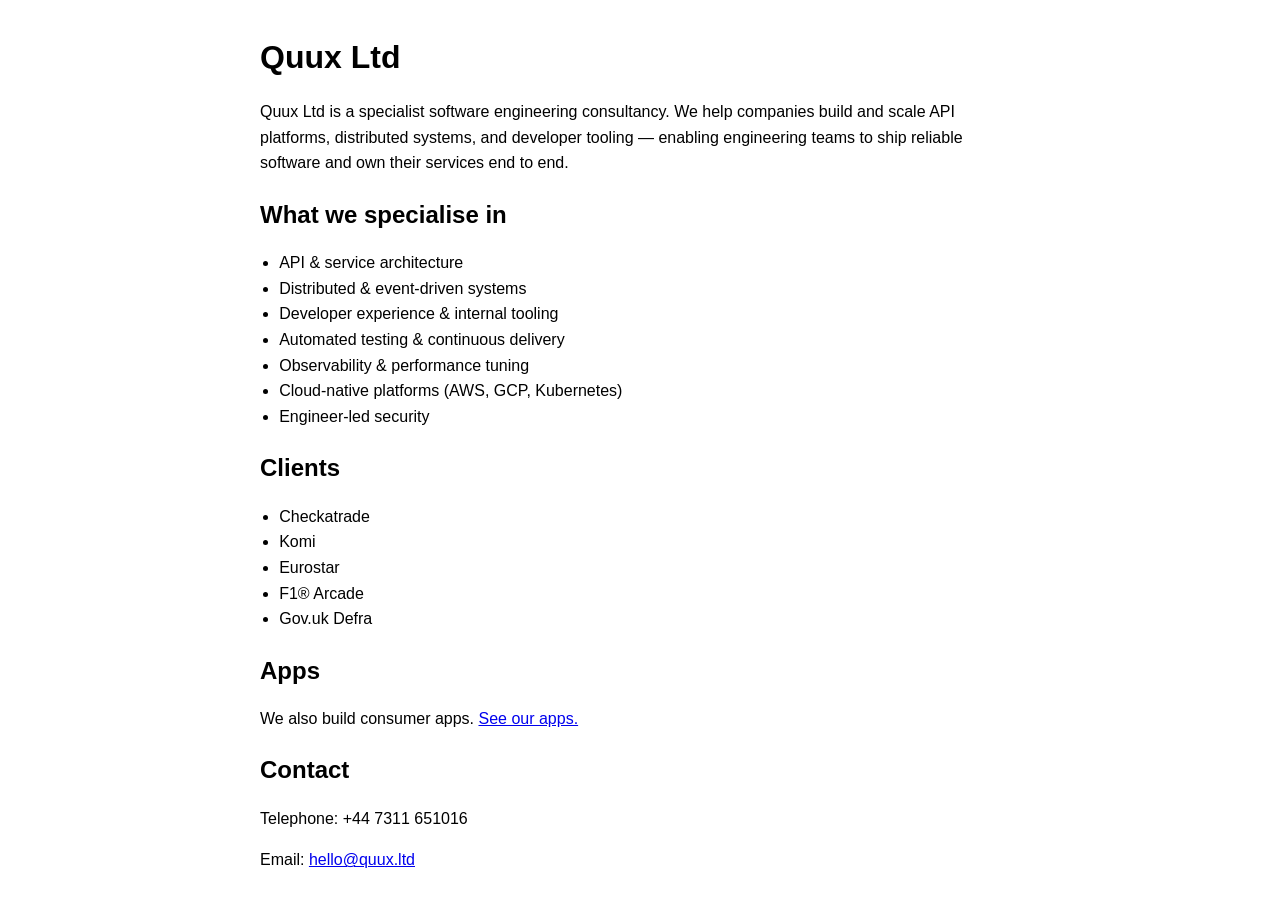
<file: index.html>
<!doctype html>
<html lang="en">
  <head>
    <meta charset="utf-8" />
    <meta name="viewport" content="width=device-width, initial-scale=1" />
    <title>Quux Ltd</title>
    <style>
      body {
        font-family: Arial, sans-serif;
        margin: 2rem auto;
        max-width: 760px;
        line-height: 1.6;
        padding: 0 1rem;
      }
      h1, h2 {
        margin-bottom: 0.4rem;
      }
      ul {
        padding-left: 1.2rem;
      }
    </style>
  </head>
  <body>
    <h1>Quux Ltd</h1>
    <p>
      Quux Ltd is a specialist software engineering consultancy. We help companies
      build and scale API platforms, distributed systems, and developer tooling —
      enabling engineering teams to ship reliable software and own their services
      end to end.
    </p>

    <h2>What we specialise in</h2>
    <ul>
      <li>API &amp; service architecture</li>
      <li>Distributed &amp; event-driven systems</li>
      <li>Developer experience &amp; internal tooling</li>
      <li>Automated testing &amp; continuous delivery</li>
      <li>Observability &amp; performance tuning</li>
      <li>Cloud-native platforms (AWS, GCP, Kubernetes)</li>
      <li>Engineer-led security</li>
    </ul>

    <h2>Clients</h2>
    <ul>
      <li>Checkatrade</li>
      <li>Komi</li>
      <li>Eurostar</li>
      <li>F1® Arcade</li>
      <li>Gov.uk Defra</li>
    </ul>

    <h2>Apps</h2>
    <p>We also build consumer apps. <a href="/apps">See our apps.</a></p>

    <h2>Contact</h2>
    <p>Telephone: +44 7311 651016</p>
    <p>Email: <a href="mailto:hello@quux.ltd">hello@quux.ltd</a></p>
  </body>
</html>
</file>
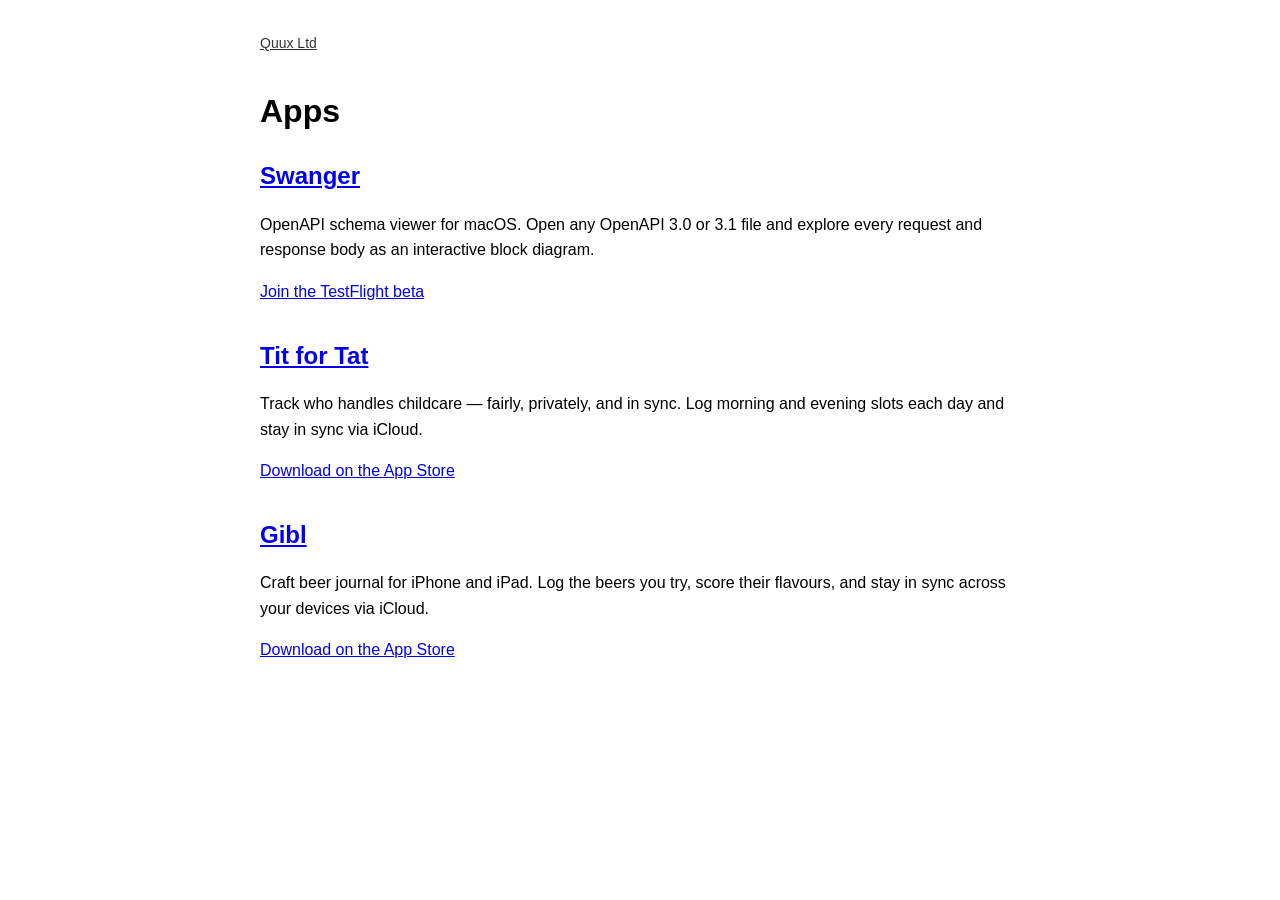
<file: apps/index.html>
<!doctype html>
<html lang="en">
  <head>
    <meta charset="utf-8" />
    <meta name="viewport" content="width=device-width, initial-scale=1" />
    <title>Apps — Quux Ltd</title>
    <style>
      body {
        font-family: Arial, sans-serif;
        margin: 2rem auto;
        max-width: 760px;
        line-height: 1.6;
        padding: 0 1rem;
      }
      h1, h2 {
        margin-bottom: 0.4rem;
      }
      nav {
        margin-bottom: 2rem;
        font-size: 0.875rem;
      }
      nav a {
        color: #333;
      }
      .app {
        margin-bottom: 2rem;
      }
    </style>
  </head>
  <body>
    <nav><a href="/">Quux Ltd</a></nav>

    <h1>Apps</h1>

    <div class="app">
      <h2><a href="swanger">Swanger</a></h2>
      <p>OpenAPI schema viewer for macOS. Open any OpenAPI 3.0 or 3.1 file and explore every request and response body as an interactive block diagram.</p>
      <p><a href="https://testflight.apple.com/join/9vk2s1z2">Join the TestFlight beta</a></p>
    </div>

    <div class="app">
      <h2><a href="tit4tat">Tit for Tat</a></h2>
      <p>Track who handles childcare — fairly, privately, and in sync. Log morning and evening slots each day and stay in sync via iCloud.</p>
      <p><a href="https://apps.apple.com/gb/app/tit-for-tat/id6829557138">Download on the App Store</a></p>
    </div>

    <div class="app">
      <h2><a href="gibl">Gibl</a></h2>
      <p>Craft beer journal for iPhone and iPad. Log the beers you try, score their flavours, and stay in sync across your devices via iCloud.</p>
      <p><a href="https://apps.apple.com/us/app/craft-beer-notes/id966030322">Download on the App Store</a></p>
    </div>
  </body>
</html>
</file>
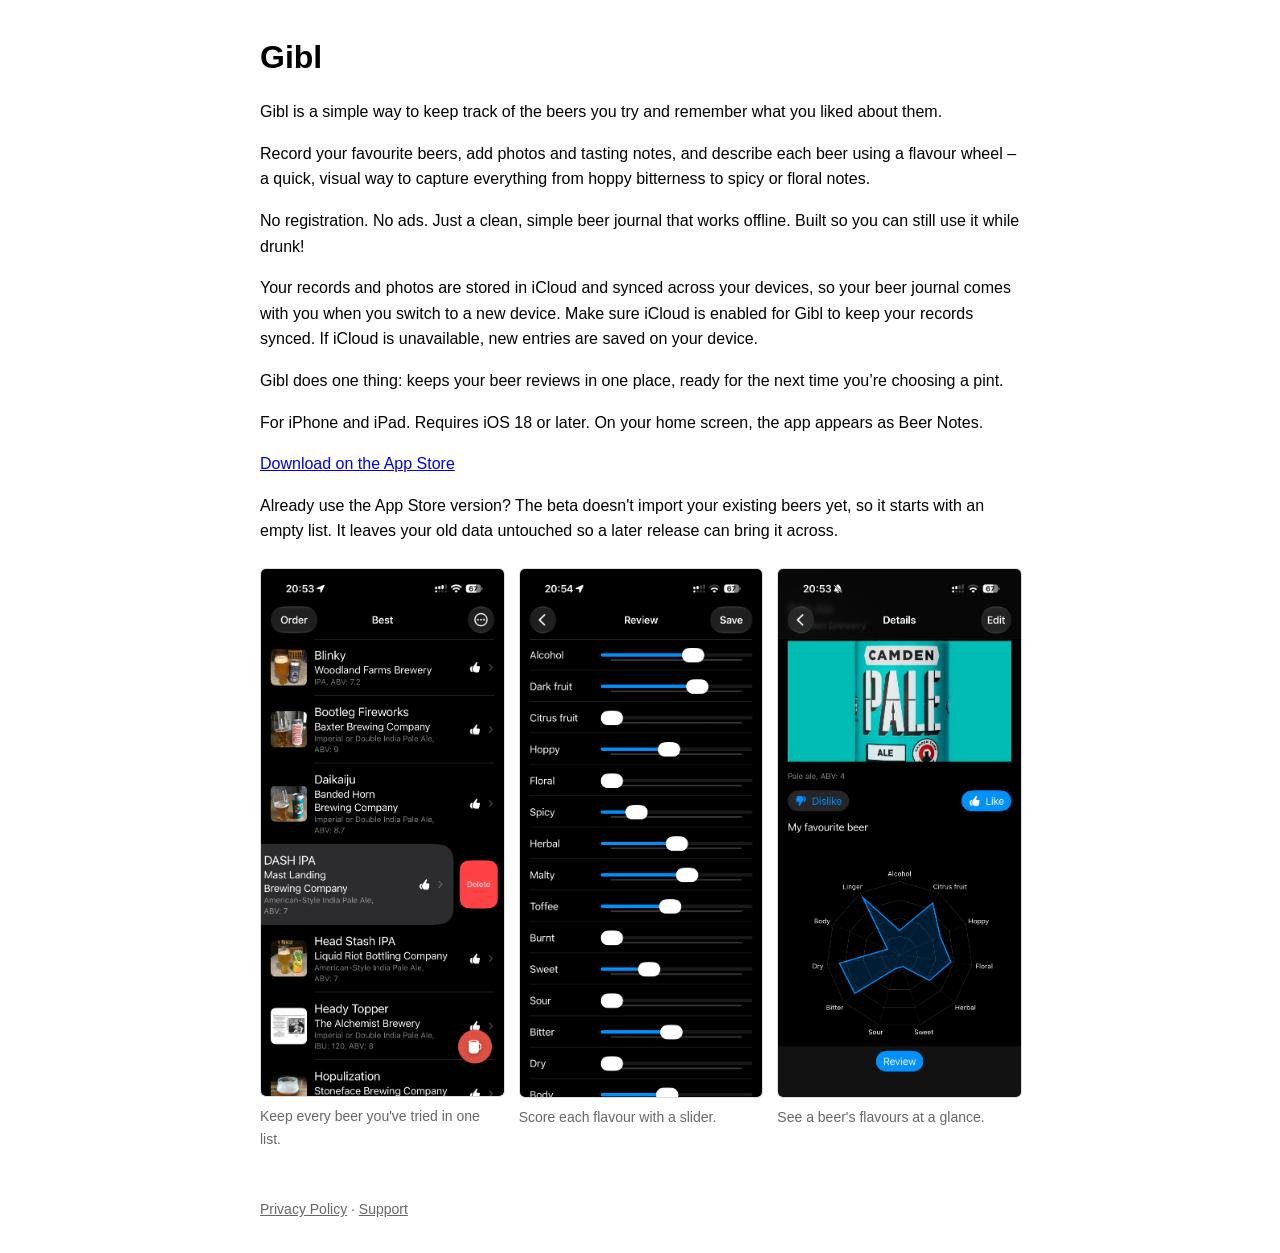
<file: apps/gibl/index.html>
<!doctype html>
<html lang="en">
  <head>
    <meta charset="utf-8" />
    <meta name="viewport" content="width=device-width, initial-scale=1" />
    <title>Gibl</title>
    <style>
      body {
        font-family: Arial, sans-serif;
        margin: 2rem auto;
        max-width: 760px;
        line-height: 1.6;
        padding: 0 1rem;
      }
      h1, h2 {
        margin-bottom: 0.4rem;
      }
      .screenshots {
        display: grid;
        grid-template-columns: repeat(auto-fit, minmax(200px, 1fr));
        gap: 1rem;
        margin: 1.5rem 0;
      }
      .screenshots figure {
        margin: 0;
      }
      .screenshots figcaption {
        margin-top: 0.5rem;
        font-size: 0.875rem;
        color: #666;
      }
      img.screenshot {
        display: block;
        width: 100%;
        height: auto;
        border: 1px solid #ddd;
        border-radius: 6px;
      }
      footer {
        margin-top: 3rem;
        font-size: 0.875rem;
        color: #666;
      }
      footer a {
        color: #666;
      }
    </style>
  </head>
  <body>
    <h1>Gibl</h1>
    <p>Gibl is a simple way to keep track of the beers you try and remember what you liked about them.</p>

    <p>Record your favourite beers, add photos and tasting notes, and describe each beer using a flavour wheel &ndash; a quick, visual way to capture everything from hoppy bitterness to spicy or floral notes.</p>

    <p>No registration. No ads. Just a clean, simple beer journal that works offline. Built so you can still use it while drunk!</p>

    <p>Your records and photos are stored in iCloud and synced across your devices, so your beer journal comes with you when you switch to a new device. Make sure iCloud is enabled for Gibl to keep your records synced. If iCloud is unavailable, new entries are saved on your device.</p>

    <p>Gibl does one thing: keeps your beer reviews in one place, ready for the next time you&rsquo;re choosing a pint.</p>

    <p>For iPhone and iPad. Requires iOS 18 or later. On your home screen, the app appears as Beer Notes.</p>

    <p><a href="https://apps.apple.com/us/app/craft-beer-notes/id966030322">Download on the App Store</a></p>

    <p>Already use the App Store version? The beta doesn't import your existing beers yet, so it starts with an empty list. It leaves your old data untouched so a later release can bring it across.</p>

    <div class="screenshots">
      <figure>
        <img class="screenshot" src="screenshots/list-dark.png" width="1206" height="2622" loading="lazy"
          alt="The beer list: each beer's photo, name, brewery and style, with one row swiped to show Delete" />
        <figcaption>Keep every beer you've tried in one list.</figcaption>
      </figure>
      <figure>
        <img class="screenshot" src="screenshots/review-dark.png" width="1206" height="2622" loading="lazy"
          alt="The review screen: a slider for each flavour, including alcohol, citrus fruit, hoppy and floral" />
        <figcaption>Score each flavour with a slider.</figcaption>
      </figure>
      <figure>
        <img class="screenshot" src="screenshots/details-dark.png" width="1206" height="2622" loading="lazy"
          alt="A beer's details: its photo, style and ABV, like and dislike buttons and a note, above a radar chart of its flavours" />
        <figcaption>See a beer's flavours at a glance.</figcaption>
      </figure>
    </div>

    <footer>
      <a href="privacy">Privacy Policy</a> &middot;
      <a href="support">Support</a>
    </footer>
  </body>
</html>
</file>
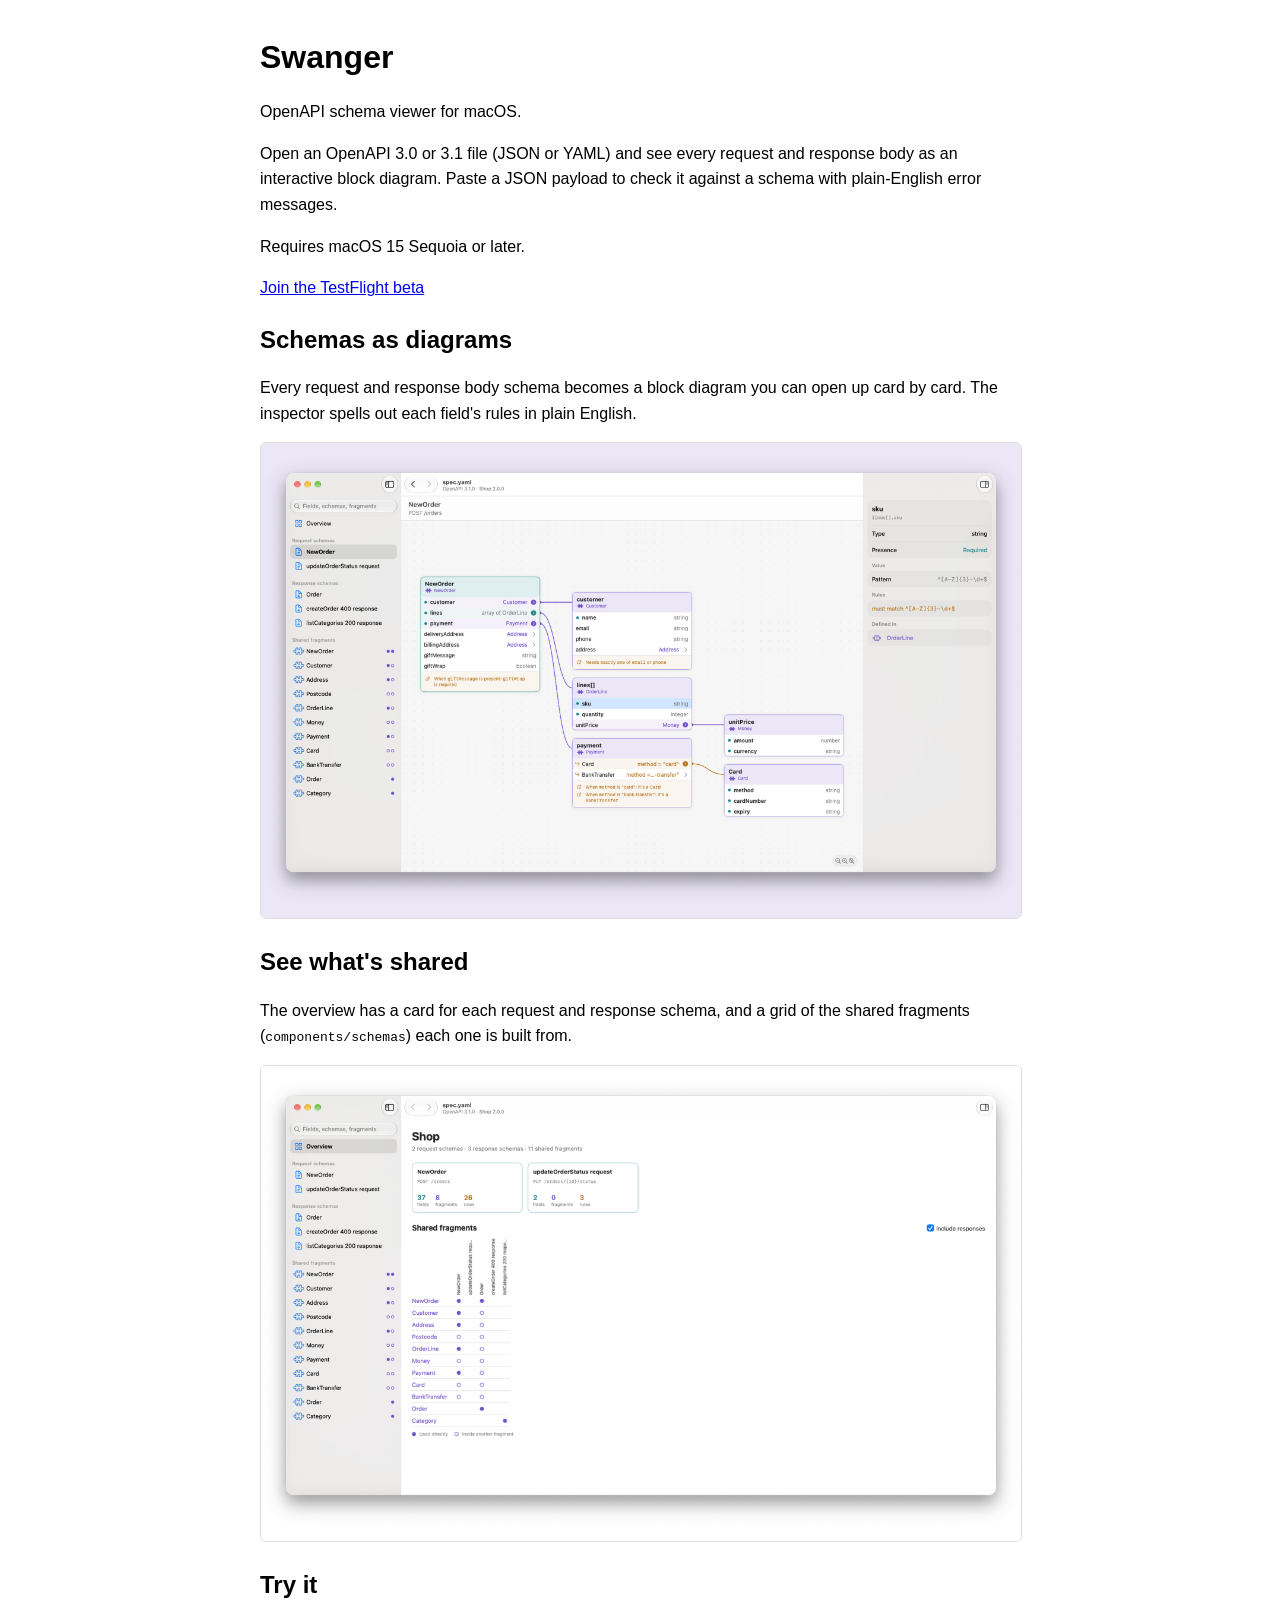
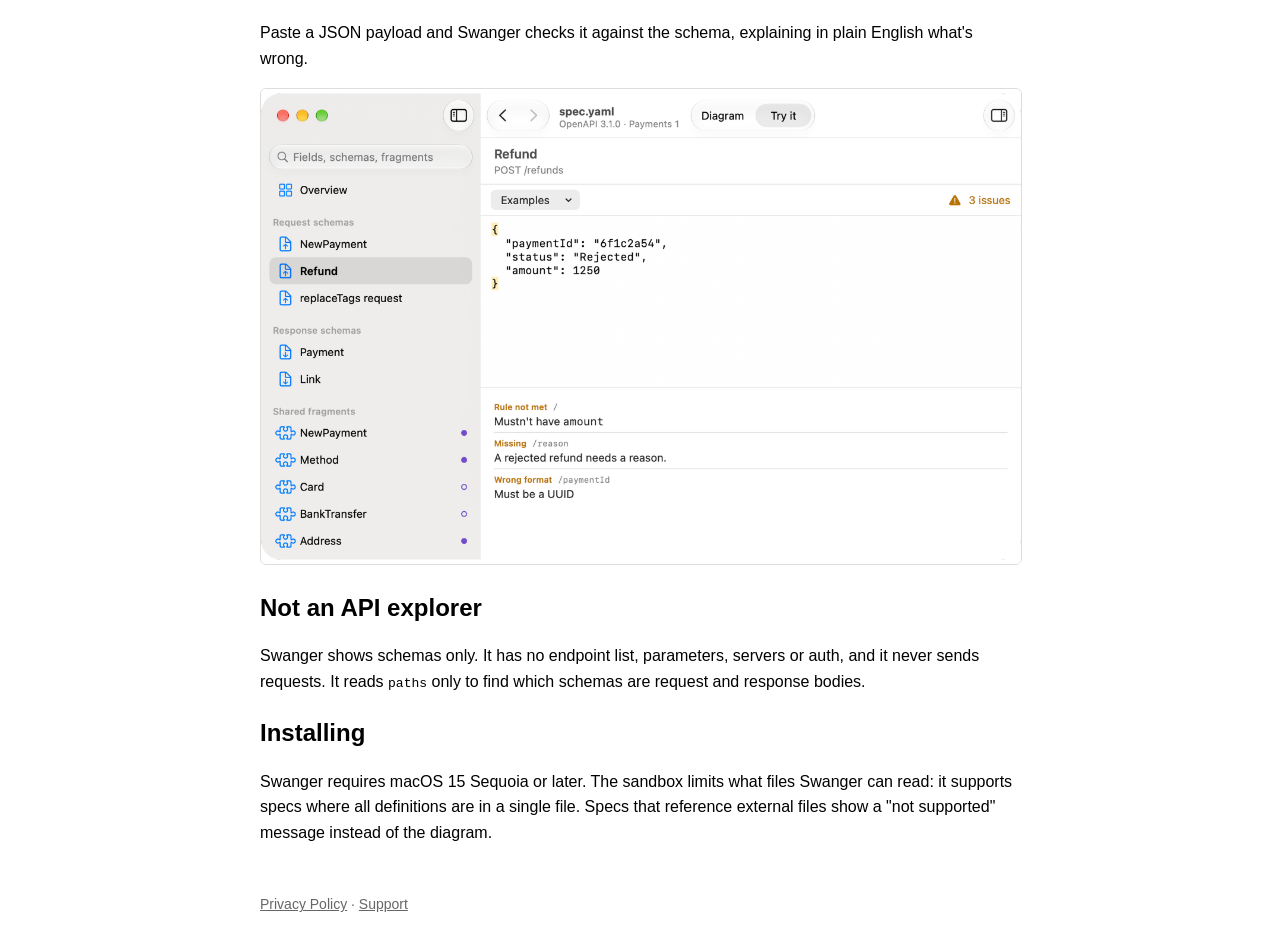
<file: apps/swanger/index.html>
<!doctype html>
<html lang="en">
  <head>
    <meta charset="utf-8" />
    <meta name="viewport" content="width=device-width, initial-scale=1" />
    <title>Swanger</title>
    <style>
      body {
        font-family: Arial, sans-serif;
        margin: 2rem auto;
        max-width: 760px;
        line-height: 1.6;
        padding: 0 1rem;
      }
      h1, h2 {
        margin-bottom: 0.4rem;
      }
      img.screenshot {
        display: block;
        width: 100%;
        height: auto;
        margin: 0.75rem 0 1.5rem;
        border: 1px solid #ddd;
        border-radius: 6px;
      }
      footer {
        margin-top: 3rem;
        font-size: 0.875rem;
        color: #666;
      }
      footer a {
        color: #666;
      }
    </style>
  </head>
  <body>
    <h1>Swanger</h1>
    <p>OpenAPI schema viewer for macOS.</p>

    <p>Open an OpenAPI 3.0 or 3.1 file (JSON or YAML) and see every request and response body as an interactive block diagram. Paste a JSON payload to check it against a schema with plain-English error messages.</p>

    <p>Requires macOS 15 Sequoia or later.</p>

    <p><a href="https://testflight.apple.com/join/9vk2s1z2">Join the TestFlight beta</a></p>

    <h2>Schemas as diagrams</h2>
    <p>Every request and response body schema becomes a block diagram you can open up card by card. The inspector spells out each field's rules in plain English.</p>
    <img class="screenshot" src="screenshots/diagram-light.png" width="1712" height="1012" loading="lazy"
      alt="A request schema's diagram: the NewOrder card with its customer, lines and payment cards open, and the inspector showing the sku field's pattern" />

    <h2>See what's shared</h2>
    <p>The overview has a card for each request and response schema, and a grid of the shared fragments (<code>components/schemas</code>) each one is built from.</p>
    <img class="screenshot" src="screenshots/overview-light.png" width="1712" height="1012" loading="lazy"
      alt="The overview: a card for each request schema, and a grid of which shared fragments each schema uses" />

    <h2>Try it</h2>
    <p>Paste a JSON payload and Swanger checks it against the schema, explaining in plain English what's wrong.</p>
    <img class="screenshot" src="screenshots/try-it-light.png" width="1800" height="1104" loading="lazy"
      alt="Try it: a refund payload in the editor, with three issues listed under it" />

    <h2>Not an API explorer</h2>
    <p>Swanger shows schemas only. It has no endpoint list, parameters, servers or auth, and it never sends requests. It reads <code>paths</code> only to find which schemas are request and response bodies.</p>

    <h2>Installing</h2>
    <p>Swanger requires macOS 15 Sequoia or later. The sandbox limits what files Swanger can read: it supports specs where all definitions are in a single file. Specs that reference external files show a "not supported" message instead of the diagram.</p>

    <footer>
      <a href="privacy">Privacy Policy</a> &middot;
      <a href="support">Support</a>
    </footer>
  </body>
</html>
</file>
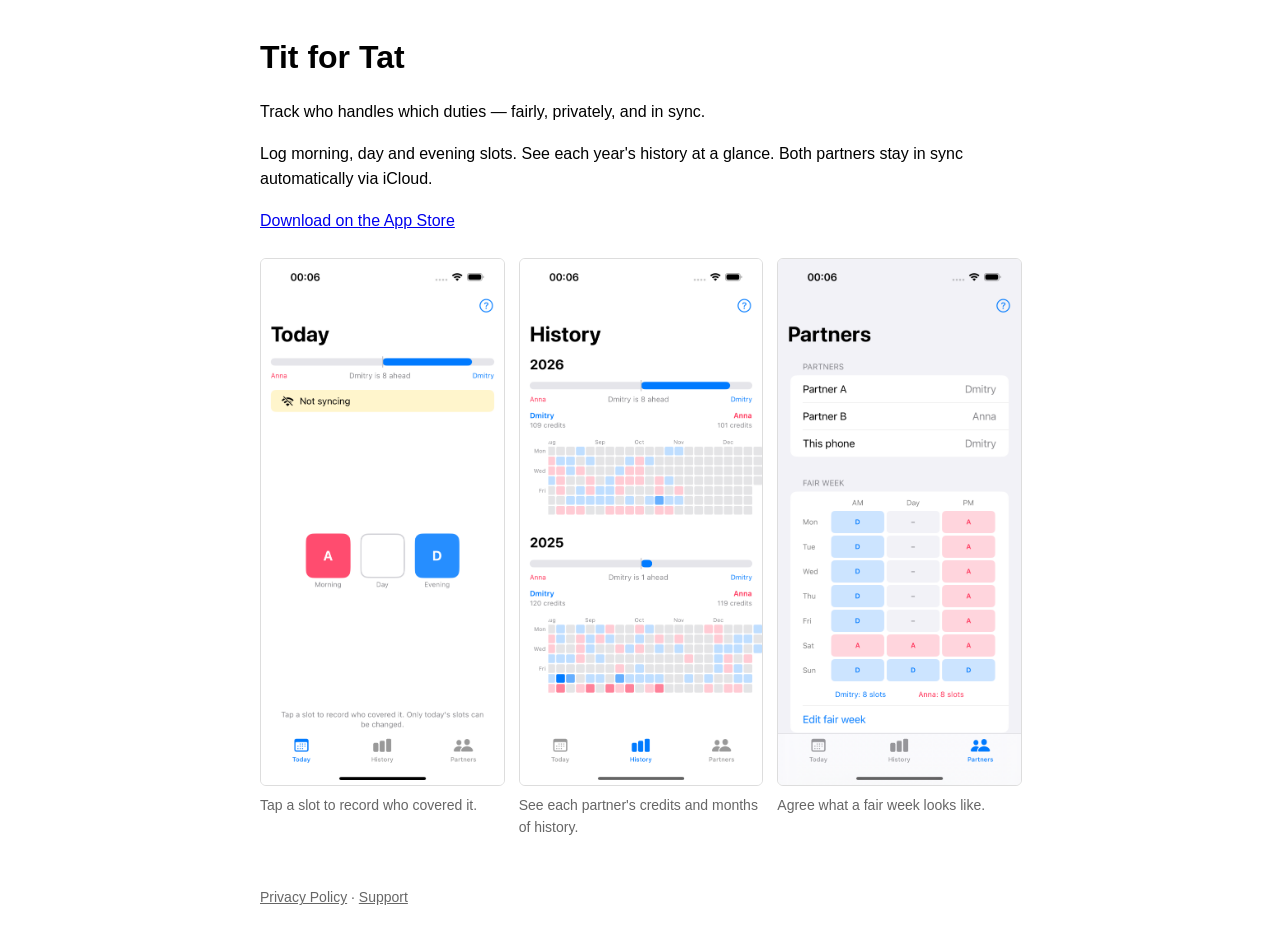
<file: apps/tit4tat/index.html>
<!doctype html>
<html lang="en">
  <head>
    <meta charset="utf-8" />
    <meta name="viewport" content="width=device-width, initial-scale=1" />
    <title>Tit for Tat</title>
    <style>
      body {
        font-family: Arial, sans-serif;
        margin: 2rem auto;
        max-width: 760px;
        line-height: 1.6;
        padding: 0 1rem;
      }
      h1, h2 {
        margin-bottom: 0.4rem;
      }
      .screenshots {
        display: grid;
        grid-template-columns: repeat(auto-fit, minmax(200px, 1fr));
        gap: 1rem;
        margin: 1.5rem 0;
      }
      .screenshots figure {
        margin: 0;
      }
      .screenshots figcaption {
        margin-top: 0.5rem;
        font-size: 0.875rem;
        color: #666;
      }
      img.screenshot {
        display: block;
        width: 100%;
        height: auto;
        border: 1px solid #ddd;
        border-radius: 6px;
      }
      footer {
        margin-top: 3rem;
        font-size: 0.875rem;
        color: #666;
      }
      footer a {
        color: #666;
      }
    </style>
  </head>
  <body>
    <h1>Tit for Tat</h1>
    <p>Track who handles which duties — fairly, privately, and in sync.</p>

    <p>Log morning, day and evening slots. See each year's history at a glance. Both partners stay in sync automatically via iCloud.</p>

    <p><a href="https://apps.apple.com/gb/app/tit-for-tat/id6829557138">Download on the App Store</a></p>

    <div class="screenshots">
      <figure>
        <img class="screenshot" src="screenshots/today-light.png" width="1179" height="2556" loading="lazy"
          alt="The Today screen: morning, day and evening slots, with a balance bar showing one partner 8 ahead" />
        <figcaption>Tap a slot to record who covered it.</figcaption>
      </figure>
      <figure>
        <img class="screenshot" src="screenshots/history-light.png" width="1179" height="2556" loading="lazy"
          alt="The History screen: each partner's credits, with a calendar grid for each year, from August to December" />
        <figcaption>See each partner's credits and months of history.</figcaption>
      </figure>
      <figure>
        <img class="screenshot" src="screenshots/partners-light.png" width="1179" height="2556" loading="lazy"
          alt="The Partners screen: the two partners, and a fair week grid splitting slots evenly at 8 each" />
        <figcaption>Agree what a fair week looks like.</figcaption>
      </figure>
    </div>

    <footer>
      <a href="privacy">Privacy Policy</a> &middot;
      <a href="support">Support</a>
    </footer>
  </body>
</html>
</file>
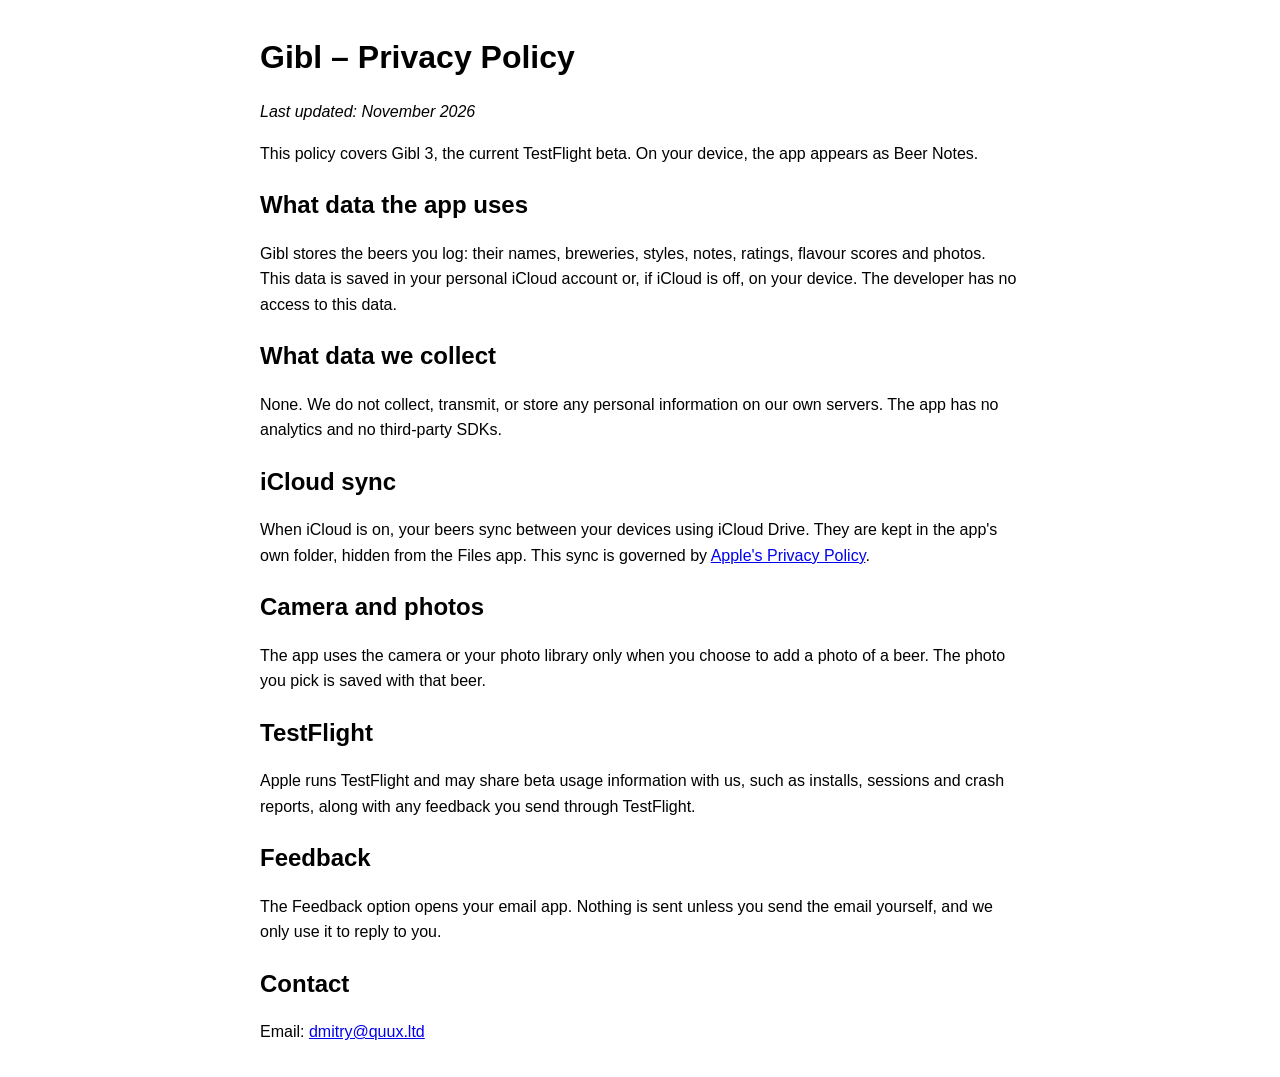
<file: apps/gibl/privacy.html>
<!doctype html>
<html lang="en">
  <head>
    <meta charset="utf-8" />
    <meta name="viewport" content="width=device-width, initial-scale=1" />
    <title>Gibl – Privacy Policy</title>
    <style>
      body {
        font-family: Arial, sans-serif;
        margin: 2rem auto;
        max-width: 760px;
        line-height: 1.6;
        padding: 0 1rem;
      }
      h1, h2 {
        margin-bottom: 0.4rem;
      }
    </style>
  </head>
  <body>
    <h1>Gibl – Privacy Policy</h1>
    <p><em>Last updated: November 2026</em></p>

    <p>This policy covers Gibl 3, the current TestFlight beta. On your device, the app appears as Beer Notes.</p>

    <h2>What data the app uses</h2>
    <p>Gibl stores the beers you log: their names, breweries, styles, notes, ratings, flavour scores and photos. This data is saved in your personal iCloud account or, if iCloud is off, on your device. The developer has no access to this data.</p>

    <h2>What data we collect</h2>
    <p>None. We do not collect, transmit, or store any personal information on our own servers. The app has no analytics and no third-party SDKs.</p>

    <h2>iCloud sync</h2>
    <p>When iCloud is on, your beers sync between your devices using iCloud Drive. They are kept in the app's own folder, hidden from the Files app. This sync is governed by <a href="https://www.apple.com/legal/privacy/">Apple's Privacy Policy</a>.</p>

    <h2>Camera and photos</h2>
    <p>The app uses the camera or your photo library only when you choose to add a photo of a beer. The photo you pick is saved with that beer.</p>

    <h2>TestFlight</h2>
    <p>Apple runs TestFlight and may share beta usage information with us, such as installs, sessions and crash reports, along with any feedback you send through TestFlight.</p>

    <h2>Feedback</h2>
    <p>The Feedback option opens your email app. Nothing is sent unless you send the email yourself, and we only use it to reply to you.</p>

    <h2>Contact</h2>
    <p>Email: <a href="mailto:dmitry@quux.ltd">dmitry@quux.ltd</a></p>
  </body>
</html>
</file>
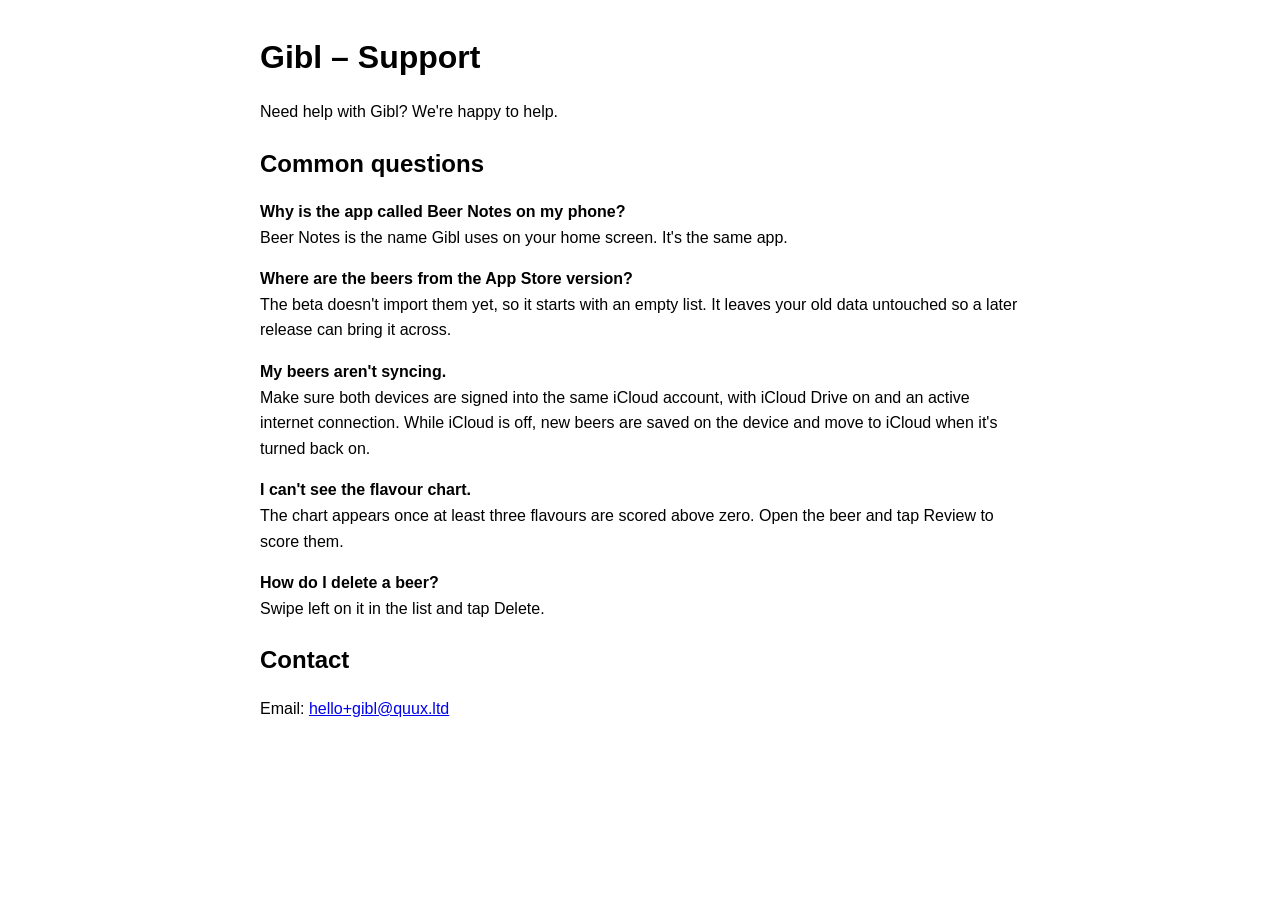
<file: apps/gibl/support.html>
<!doctype html>
<html lang="en">
  <head>
    <meta charset="utf-8" />
    <meta name="viewport" content="width=device-width, initial-scale=1" />
    <title>Gibl – Support</title>
    <style>
      body {
        font-family: Arial, sans-serif;
        margin: 2rem auto;
        max-width: 760px;
        line-height: 1.6;
        padding: 0 1rem;
      }
      h1, h2 {
        margin-bottom: 0.4rem;
      }
    </style>
  </head>
  <body>
    <h1>Gibl – Support</h1>
    <p>Need help with Gibl? We're happy to help.</p>

    <h2>Common questions</h2>

    <p><strong>Why is the app called Beer Notes on my phone?</strong><br>
    Beer Notes is the name Gibl uses on your home screen. It's the same app.</p>

    <p><strong>Where are the beers from the App Store version?</strong><br>
    The beta doesn't import them yet, so it starts with an empty list. It leaves your old data untouched so a later release can bring it across.</p>

    <p><strong>My beers aren't syncing.</strong><br>
    Make sure both devices are signed into the same iCloud account, with iCloud Drive on and an active internet connection. While iCloud is off, new beers are saved on the device and move to iCloud when it's turned back on.</p>

    <p><strong>I can't see the flavour chart.</strong><br>
    The chart appears once at least three flavours are scored above zero. Open the beer and tap Review to score them.</p>

    <p><strong>How do I delete a beer?</strong><br>
    Swipe left on it in the list and tap Delete.</p>

    <h2>Contact</h2>
    <p>Email: <a href="mailto:hello+gibl@quux.ltd">hello+gibl@quux.ltd</a></p>
  </body>
</html>
</file>
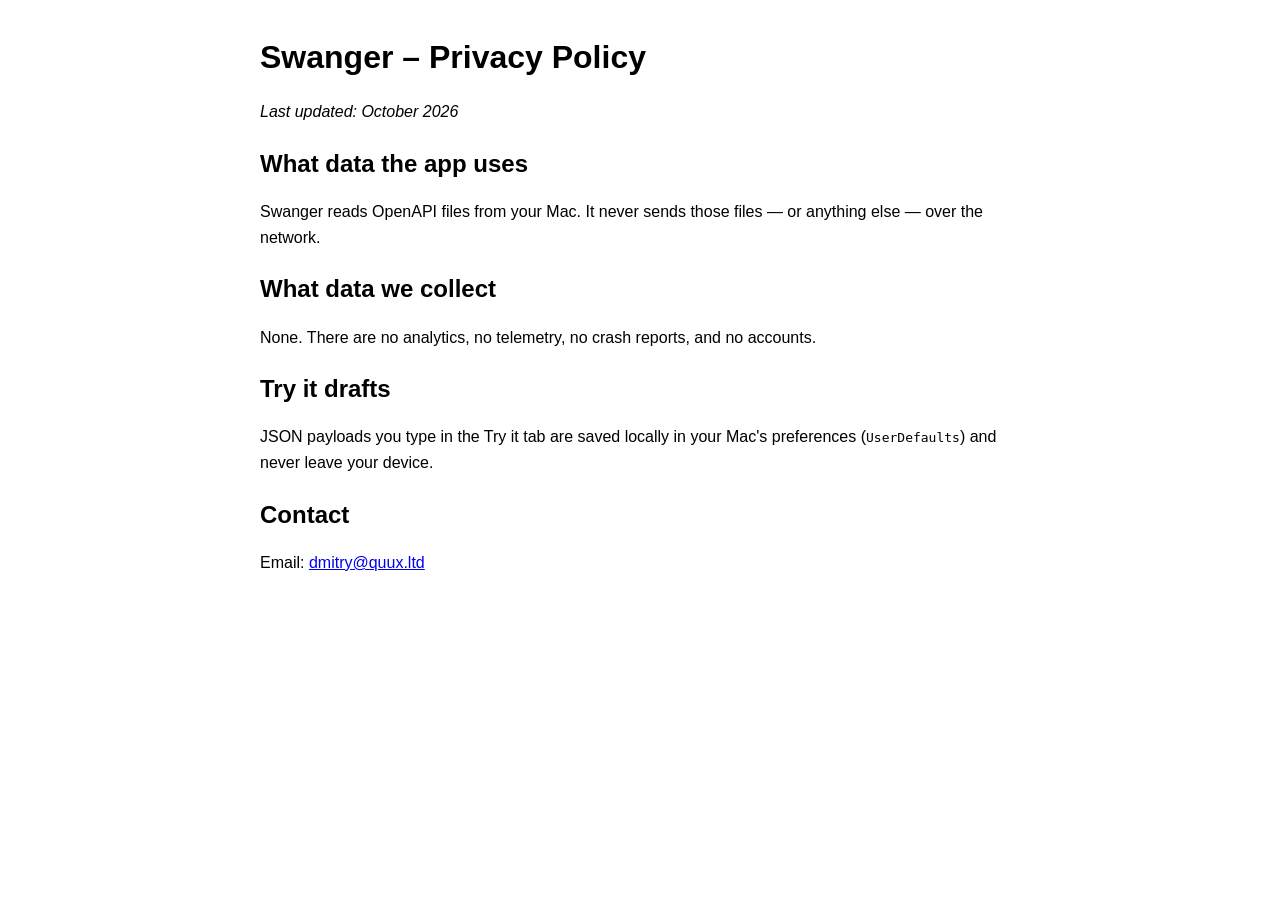
<file: apps/swanger/privacy.html>
<!doctype html>
<html lang="en">
  <head>
    <meta charset="utf-8" />
    <meta name="viewport" content="width=device-width, initial-scale=1" />
    <title>Swanger – Privacy Policy</title>
    <style>
      body {
        font-family: Arial, sans-serif;
        margin: 2rem auto;
        max-width: 760px;
        line-height: 1.6;
        padding: 0 1rem;
      }
      h1, h2 {
        margin-bottom: 0.4rem;
      }
    </style>
  </head>
  <body>
    <h1>Swanger – Privacy Policy</h1>
    <p><em>Last updated: October 2026</em></p>

    <h2>What data the app uses</h2>
    <p>Swanger reads OpenAPI files from your Mac. It never sends those files — or anything else — over the network.</p>

    <h2>What data we collect</h2>
    <p>None. There are no analytics, no telemetry, no crash reports, and no accounts.</p>

    <h2>Try it drafts</h2>
    <p>JSON payloads you type in the Try it tab are saved locally in your Mac's preferences (<code>UserDefaults</code>) and never leave your device.</p>

    <h2>Contact</h2>
    <p>Email: <a href="mailto:dmitry@quux.ltd">dmitry@quux.ltd</a></p>
  </body>
</html>
</file>
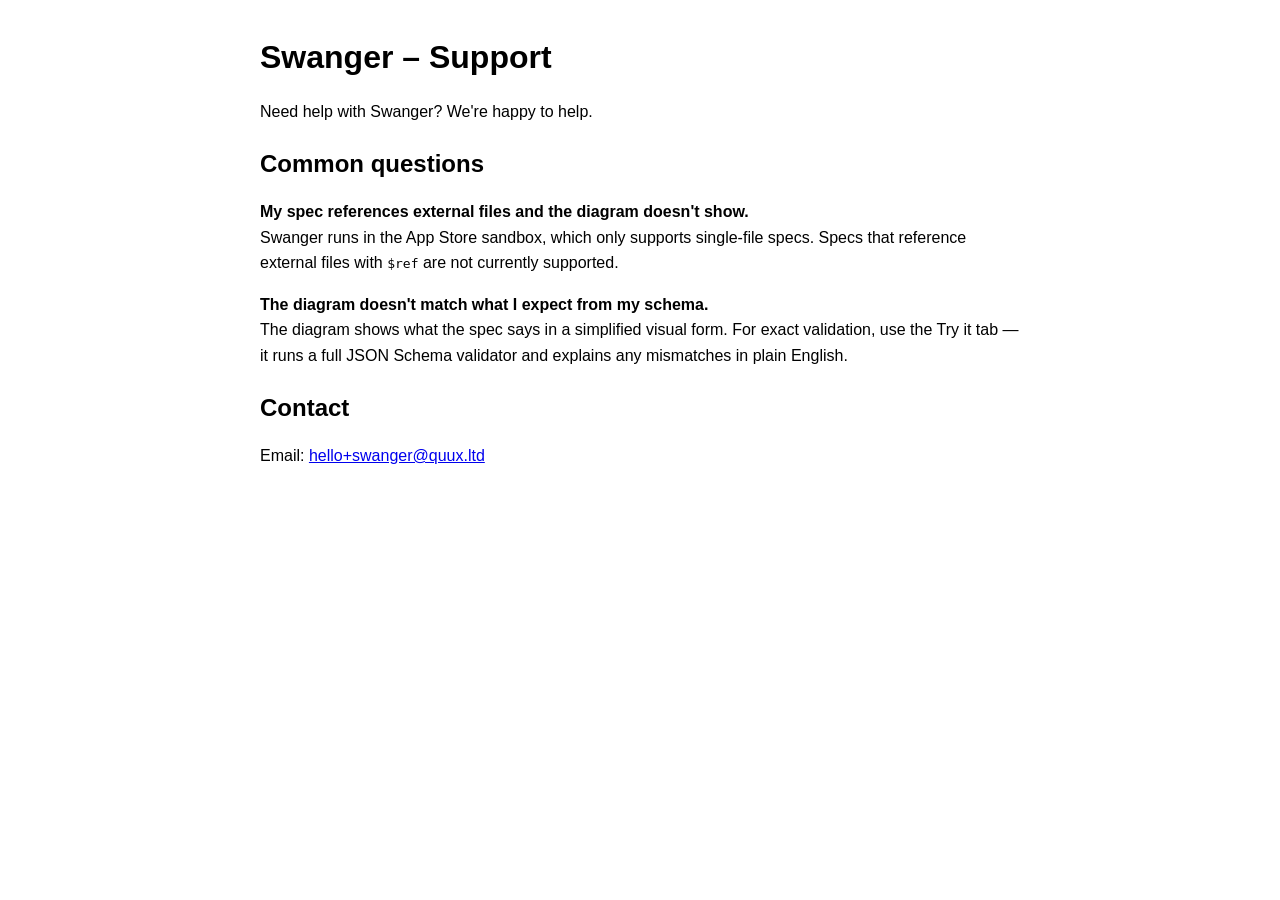
<file: apps/swanger/support.html>
<!doctype html>
<html lang="en">
  <head>
    <meta charset="utf-8" />
    <meta name="viewport" content="width=device-width, initial-scale=1" />
    <title>Swanger – Support</title>
    <style>
      body {
        font-family: Arial, sans-serif;
        margin: 2rem auto;
        max-width: 760px;
        line-height: 1.6;
        padding: 0 1rem;
      }
      h1, h2 {
        margin-bottom: 0.4rem;
      }
    </style>
  </head>
  <body>
    <h1>Swanger – Support</h1>
    <p>Need help with Swanger? We're happy to help.</p>

    <h2>Common questions</h2>

    <p><strong>My spec references external files and the diagram doesn't show.</strong><br>
    Swanger runs in the App Store sandbox, which only supports single-file specs. Specs that reference external files with <code>$ref</code> are not currently supported.</p>

    <p><strong>The diagram doesn't match what I expect from my schema.</strong><br>
    The diagram shows what the spec says in a simplified visual form. For exact validation, use the Try it tab — it runs a full JSON Schema validator and explains any mismatches in plain English.</p>

    <h2>Contact</h2>
    <p>Email: <a href="mailto:hello+swanger@quux.ltd">hello+swanger@quux.ltd</a></p>
  </body>
</html>
</file>
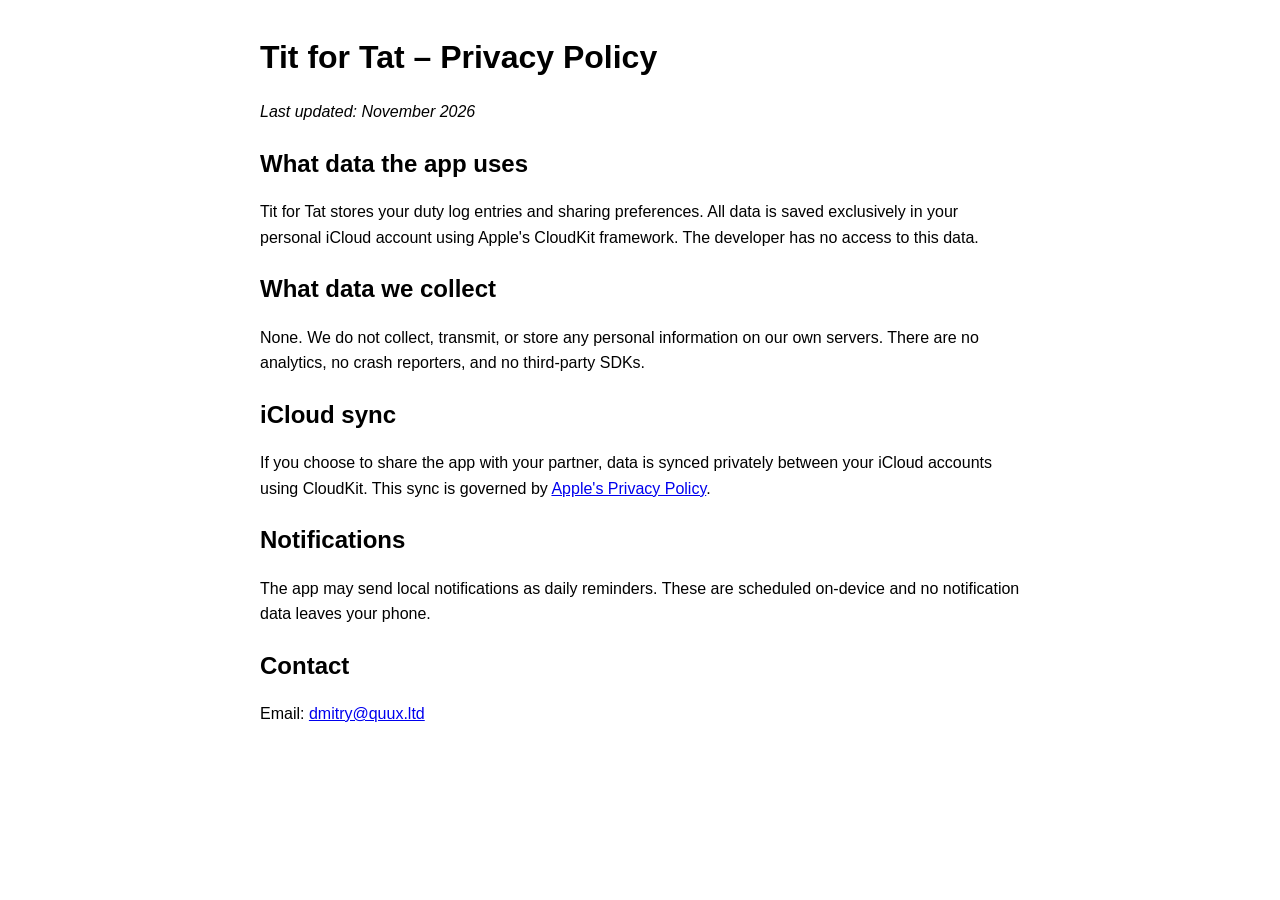
<file: apps/tit4tat/privacy.html>
<!doctype html>
<html lang="en">
  <head>
    <meta charset="utf-8" />
    <meta name="viewport" content="width=device-width, initial-scale=1" />
    <title>Tit for Tat – Privacy Policy</title>
    <style>
      body {
        font-family: Arial, sans-serif;
        margin: 2rem auto;
        max-width: 760px;
        line-height: 1.6;
        padding: 0 1rem;
      }
      h1, h2 {
        margin-bottom: 0.4rem;
      }
    </style>
  </head>
  <body>
    <h1>Tit for Tat – Privacy Policy</h1>
    <p><em>Last updated: November 2026</em></p>

    <h2>What data the app uses</h2>
    <p>Tit for Tat stores your duty log entries and sharing preferences. All data is saved exclusively in your personal iCloud account using Apple's CloudKit framework. The developer has no access to this data.</p>

    <h2>What data we collect</h2>
    <p>None. We do not collect, transmit, or store any personal information on our own servers. There are no analytics, no crash reporters, and no third-party SDKs.</p>

    <h2>iCloud sync</h2>
    <p>If you choose to share the app with your partner, data is synced privately between your iCloud accounts using CloudKit. This sync is governed by <a href="https://www.apple.com/legal/privacy/">Apple's Privacy Policy</a>.</p>

    <h2>Notifications</h2>
    <p>The app may send local notifications as daily reminders. These are scheduled on-device and no notification data leaves your phone.</p>

    <h2>Contact</h2>
    <p>Email: <a href="mailto:dmitry@quux.ltd">dmitry@quux.ltd</a></p>
  </body>
</html>
</file>
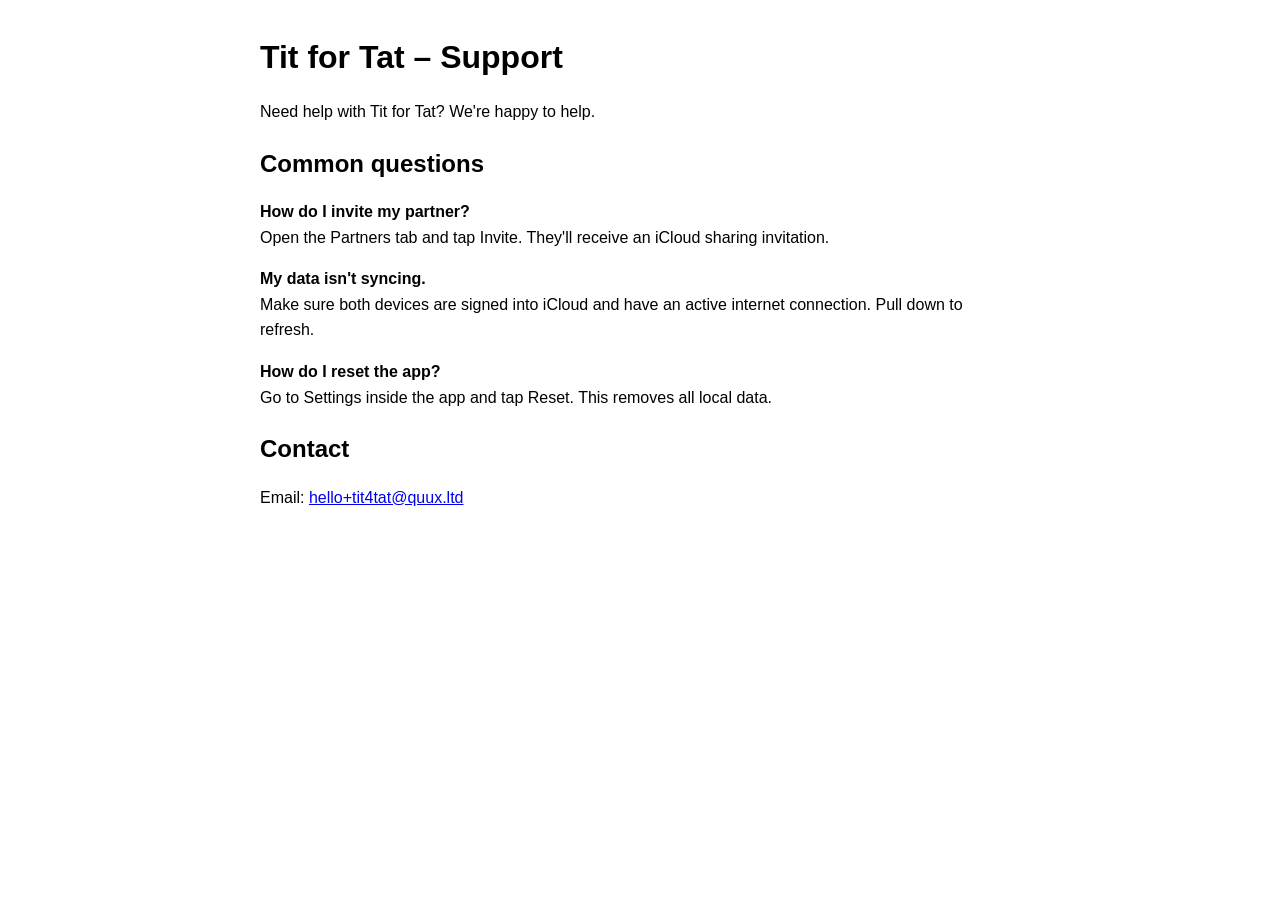
<file: apps/tit4tat/support.html>
<!doctype html>
<html lang="en">
  <head>
    <meta charset="utf-8" />
    <meta name="viewport" content="width=device-width, initial-scale=1" />
    <title>Tit for Tat – Support</title>
    <style>
      body {
        font-family: Arial, sans-serif;
        margin: 2rem auto;
        max-width: 760px;
        line-height: 1.6;
        padding: 0 1rem;
      }
      h1, h2 {
        margin-bottom: 0.4rem;
      }
    </style>
  </head>
  <body>
    <h1>Tit for Tat – Support</h1>
    <p>Need help with Tit for Tat? We're happy to help.</p>

    <h2>Common questions</h2>

    <p><strong>How do I invite my partner?</strong><br>
    Open the Partners tab and tap Invite. They'll receive an iCloud sharing invitation.</p>

    <p><strong>My data isn't syncing.</strong><br>
    Make sure both devices are signed into iCloud and have an active internet connection. Pull down to refresh.</p>

    <p><strong>How do I reset the app?</strong><br>
    Go to Settings inside the app and tap Reset. This removes all local data.</p>

    <h2>Contact</h2>
    <p>Email: <a href="mailto:hello+tit4tat@quux.ltd">hello+tit4tat@quux.ltd</a></p>
  </body>
</html>
</file>
